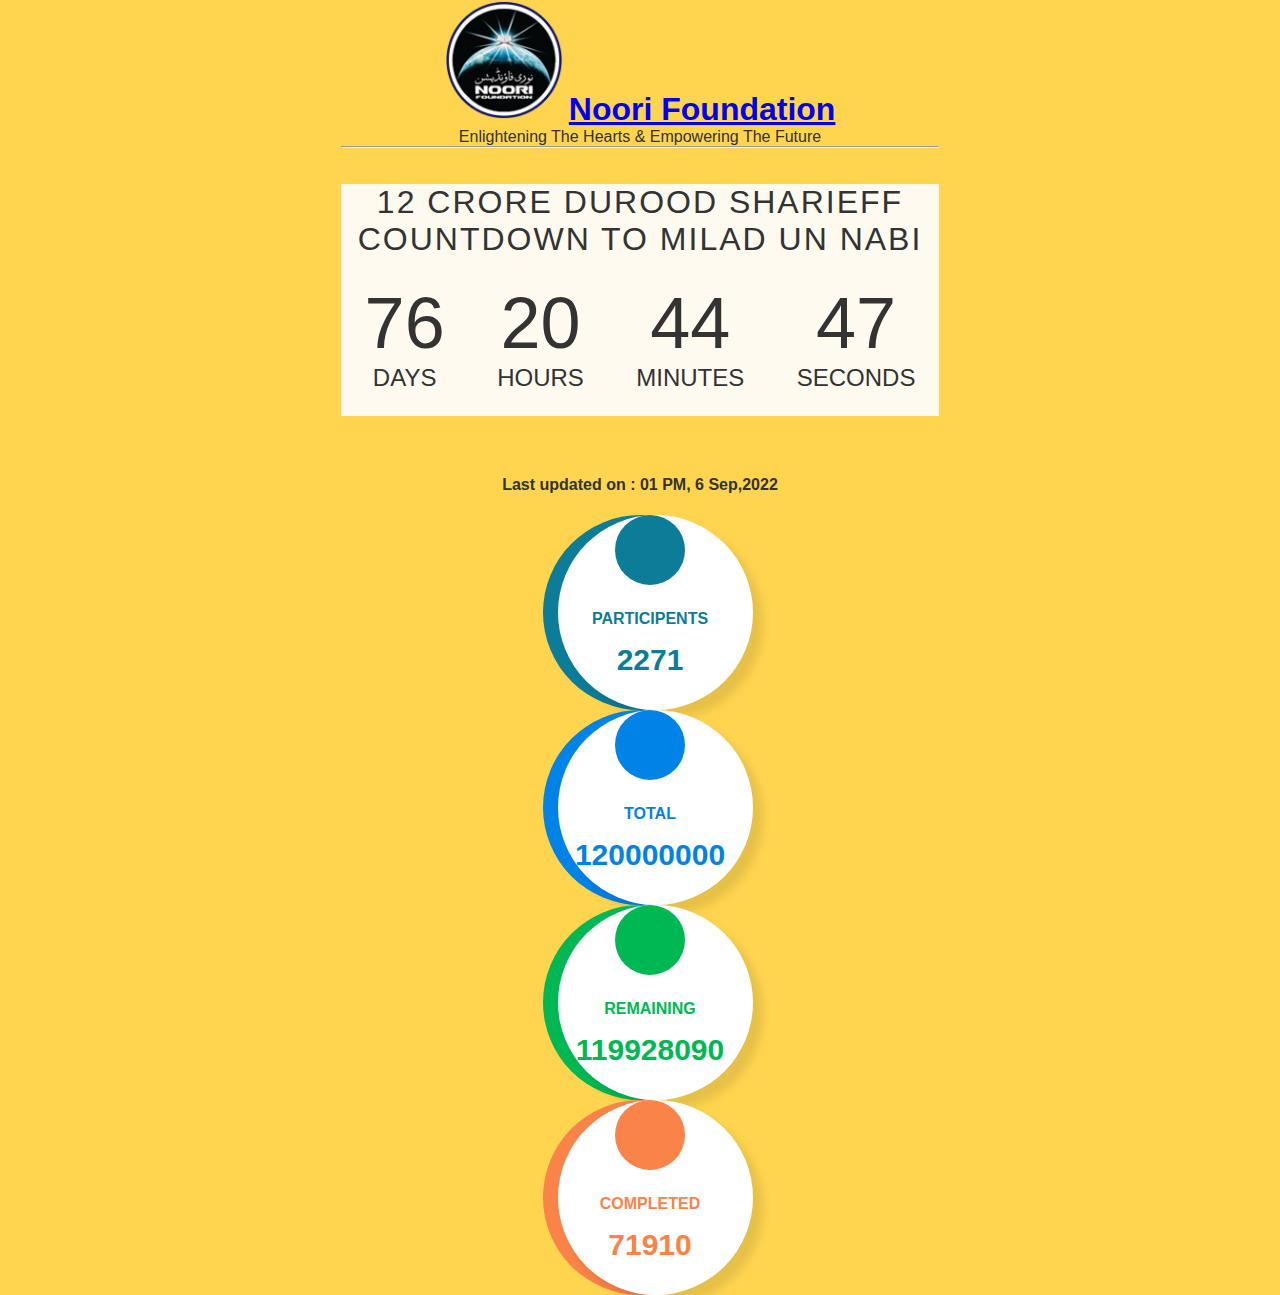
<file: index.html>
<!DOCTYPE html>
<html lang="en">
<head>
    <meta charset="UTF-8">
    <meta http-equiv="X-UA-Compatible" content="IE=edge">
    <meta name="viewport" content="width=device-width, initial-scale=1.0">
    <title>Document</title>
<link href="https://cdn.jsdelivr.net/npm/bootstrap@5.2.0/dist/css/bootstrap.min.css" rel="stylesheet" integrity="sha384-gH2yIJqKdNHPEq0n4Mqa/HGKIhSkIHeL5AyhkYV8i59U5AR6csBvApHHNl/vI1Bx" crossorigin="anonymous">
<link rel="stylesheet" href="https://cdnjs.cloudflare.com/ajax/libs/font-awesome/6.2.0/css/all.min.css" integrity="sha512-xh6O/CkQoPOWDdYTDqeRdPCVd1SpvCA9XXcUnZS2FmJNp1coAFzvtCN9BmamE+4aHK8yyUHUSCcJHgXloTyT2A==" crossorigin="anonymous" referrerpolicy="no-referrer" />
<link rel="stylesheet" href="./countdown.css">
<link rel="stylesheet" href="./countdown1.css">
</head>
<body>

   
    <div class="container">
        <div class="row">
            <div class="col-md-12 col-sm-12">
                
                <nav class="navbar">
                    <div class="logo">
                        <img class="navbar-brand" src="./logo.png" alt="">
                    <a class="navbar-brand logoText" href="#">Noori Foundation</a>
                    <p>Enlightening The Hearts & Empowering The Future</p>
                    </div>

                   
                  </nav>
            
                  
            </div>
        </div>
        <hr>
        
    <div class="row">
        <div class="col-md-12 col-sm-12 first">
            
                <h1 class="pt-5">12 Crore durood sharieff</h1>
        
                <h1 id="headline">Countdown to Milad Un Nabi</h1>
                <div id="countdown">
                  <ul style="padding:0%">
                    <li><span id="days"></span>days</li>
                    <li><span id="hours"></span>Hours</li>
                    <li><span id="minutes"></span>Minutes</li>
                    <li><span id="seconds"></span>Seconds</li>
                  </ul>
                </div>
        
              
        </div>
    </div>
    <div class="row">
        <h4  style="margin-bottom: revert;">Last updated on : 01 PM, 6 Sep,2022</h4>
        <div class="col-md-3 col-sm-6">
            <div class="counter">
                <div class="counter-icon"><i class="fa fa-globe"></i></div>
                <h3>Participents</h3>
                <span class="counter-value">2271</span>
            </div>
        </div>
        <div class="col-md-3 col-sm-6">
            <div class="counter blue">
                <div class="counter-icon"><i class="fa fa-rocket"></i></div>    
                <h3>Total</h3>
                <span class="counter-value">120000000</span>
            </div>
        </div>
        <div class="col-md-3 col-sm-6">
            <div class="counter green">
                <div class="counter-icon"><i class="fa fa-globe"></i></div>
                <h3>Remaining</h3>
                <span class="counter-value">119928090</span>
            </div>
        </div>
        <div class="col-md-3 col-sm-6">
            <div class="counter orange">
                <div class="counter-icon"><i class="fa fa-rocket"></i></div>    
                <h3>Completed</h3>
                <span class="counter-value">71910</span>
            </div>
        </div>
    </div>
</div>
<!-- <div class="container">
    
</div> -->

<script src="https://cdnjs.cloudflare.com/ajax/libs/jquery/3.6.1/jquery.min.js" integrity="sha512-aVKKRRi/Q/YV+4mjoKBsE4x3H+BkegoM/em46NNlCqNTmUYADjBbeNefNxYV7giUp0VxICtqdrbqU7iVaeZNXA==" crossorigin="anonymous" referrerpolicy="no-referrer"></script>

<!-- <script src="https://code.jquery.com/jquery-3.2.1.slim.min.js" integrity="sha384-KJ3o2DKtIkvYIK3UENzmM7KCkRr/rE9/Qpg6aAZGJwFDMVNA/GpGFF93hXpG5KkN" crossorigin="anonymous"></script> -->
<script src="https://cdn.jsdelivr.net/npm/popper.js@1.12.9/dist/umd/popper.min.js" integrity="sha384-ApNbgh9B+Y1QKtv3Rn7W3mgPxhU9K/ScQsAP7hUibX39j7fakFPskvXusvfa0b4Q" crossorigin="anonymous"></script>
<script src="https://cdn.jsdelivr.net/npm/bootstrap@4.0.0/dist/js/bootstrap.min.js" integrity="sha384-JZR6Spejh4U02d8jOt6vLEHfe/JQGiRRSQQxSfFWpi1MquVdAyjUar5+76PVCmYl" crossorigin="anonymous"></script>
<script src="./countdown1.js"></script>
<script src="./countdown.js"></script>

</body>
</html>
</file>
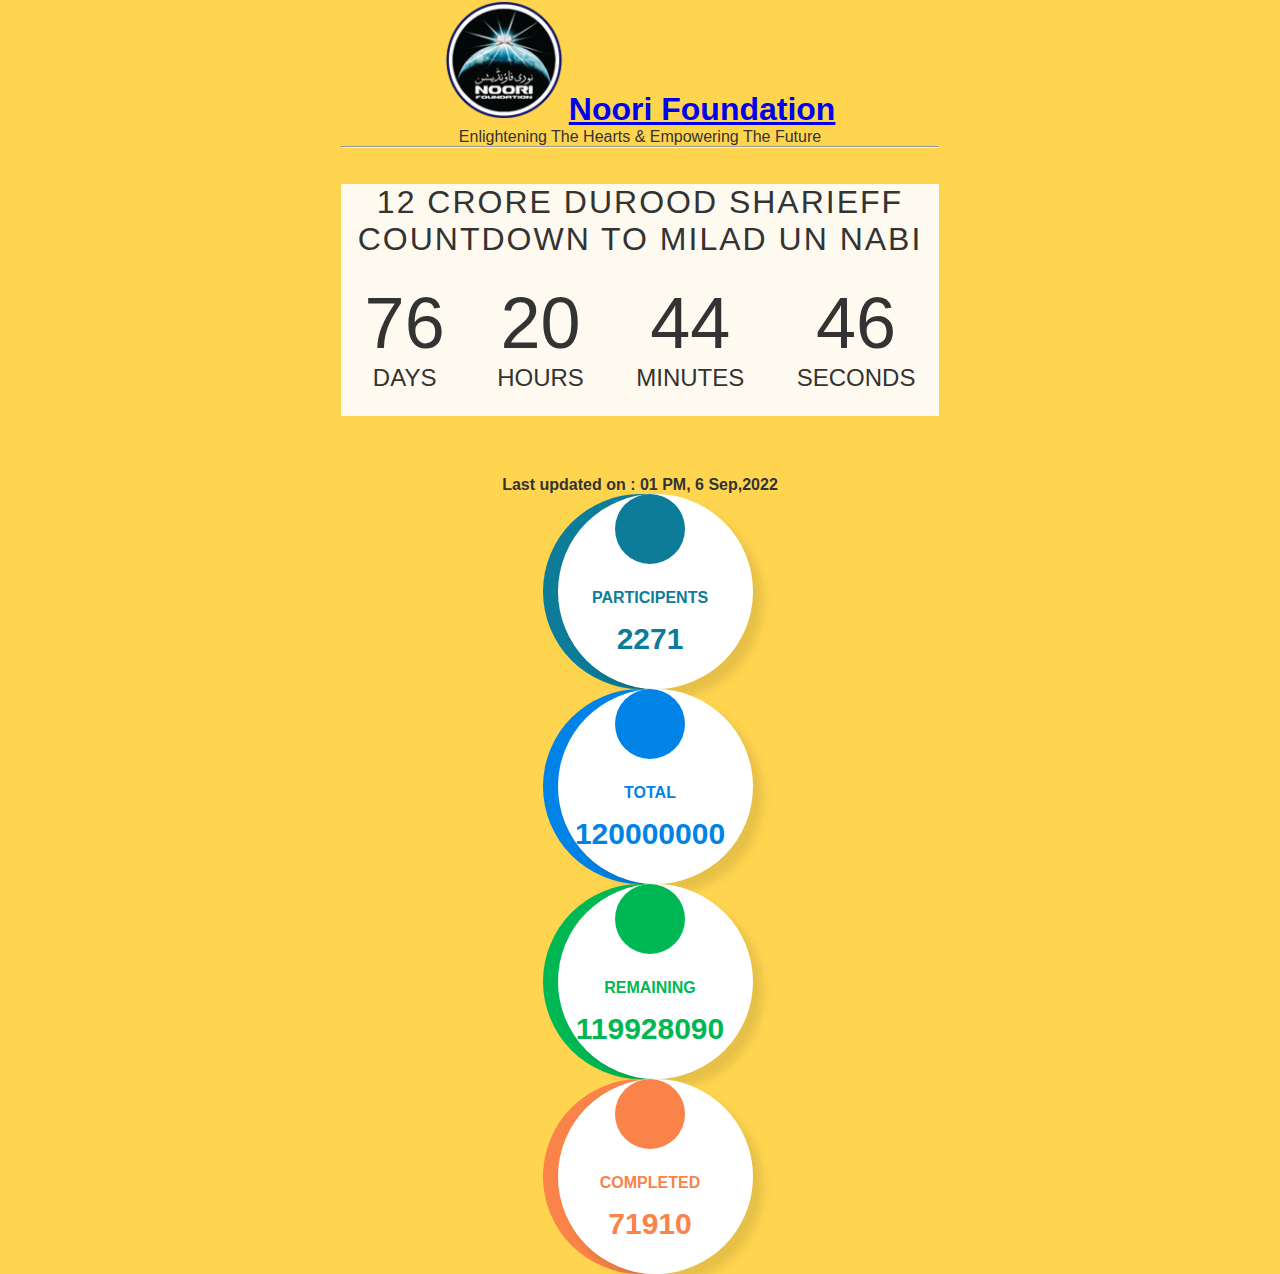
<file: countdown.html>
<!DOCTYPE html>
<html lang="en">
<head>
    <meta charset="UTF-8">
    <meta http-equiv="X-UA-Compatible" content="IE=edge">
    <meta name="viewport" content="width=device-width, initial-scale=1.0">
    <title>Document</title>
<link href="https://cdn.jsdelivr.net/npm/bootstrap@5.2.0/dist/css/bootstrap.min.css" rel="stylesheet" integrity="sha384-gH2yIJqKdNHPEq0n4Mqa/HGKIhSkIHeL5AyhkYV8i59U5AR6csBvApHHNl/vI1Bx" crossorigin="anonymous">
<link rel="stylesheet" href="https://cdnjs.cloudflare.com/ajax/libs/font-awesome/6.2.0/css/all.min.css" integrity="sha512-xh6O/CkQoPOWDdYTDqeRdPCVd1SpvCA9XXcUnZS2FmJNp1coAFzvtCN9BmamE+4aHK8yyUHUSCcJHgXloTyT2A==" crossorigin="anonymous" referrerpolicy="no-referrer" />
<link rel="stylesheet" href="./countdown.css">
<link rel="stylesheet" href="./countdown1.css">
</head>
<body>

   
    <div class="container">
        <div class="row">
            <div class="col-md-12 col-sm-12">
                
                <nav class="navbar">
                    <div class="logo">
                        <img class="navbar-brand" src="./logo.png" alt="">
                    <a class="navbar-brand logoText" href="#">Noori Foundation</a>
                    <p>Enlightening The Hearts & Empowering The Future</p>
                    </div>

                   
                  </nav>
            
                  
            </div>
        </div>
        <hr>
        
    <div class="row">
        <div class="col-md-12 col-sm-12 first">
            
                <h1 class="pt-5">12 Crore durood sharieff</h1>
        
                <h1 id="headline">Countdown to Milad Un Nabi</h1>
                <div id="countdown">
                  <ul>
                    <li><span id="days"></span>days</li>
                    <li><span id="hours"></span>Hours</li>
                    <li><span id="minutes"></span>Minutes</li>
                    <li><span id="seconds"></span>Seconds</li>
                  </ul>
                </div>
        
              
        </div>
    </div>
    <div class="row">
        <h4 class="m-3">Last updated on : 01 PM, 6 Sep,2022</h4>
        <div class="col-md-3 col-sm-6">
            <div class="counter">
                <div class="counter-icon"><i class="fa fa-globe"></i></div>
                <h3>Participents</h3>
                <span class="counter-value">2271</span>
            </div>
        </div>
        <div class="col-md-3 col-sm-6">
            <div class="counter blue">
                <div class="counter-icon"><i class="fa fa-rocket"></i></div>    
                <h3>Total</h3>
                <span class="counter-value">120000000</span>
            </div>
        </div>
        <div class="col-md-3 col-sm-6">
            <div class="counter green">
                <div class="counter-icon"><i class="fa fa-globe"></i></div>
                <h3>Remaining</h3>
                <span class="counter-value">119928090</span>
            </div>
        </div>
        <div class="col-md-3 col-sm-6">
            <div class="counter orange">
                <div class="counter-icon"><i class="fa fa-rocket"></i></div>    
                <h3>Completed</h3>
                <span class="counter-value">71910</span>
            </div>
        </div>
    </div>
</div>
<!-- <div class="container">
    
</div> -->

<script src="https://cdnjs.cloudflare.com/ajax/libs/jquery/3.6.1/jquery.min.js" integrity="sha512-aVKKRRi/Q/YV+4mjoKBsE4x3H+BkegoM/em46NNlCqNTmUYADjBbeNefNxYV7giUp0VxICtqdrbqU7iVaeZNXA==" crossorigin="anonymous" referrerpolicy="no-referrer"></script>

<!-- <script src="https://code.jquery.com/jquery-3.2.1.slim.min.js" integrity="sha384-KJ3o2DKtIkvYIK3UENzmM7KCkRr/rE9/Qpg6aAZGJwFDMVNA/GpGFF93hXpG5KkN" crossorigin="anonymous"></script> -->
<script src="https://cdn.jsdelivr.net/npm/popper.js@1.12.9/dist/umd/popper.min.js" integrity="sha384-ApNbgh9B+Y1QKtv3Rn7W3mgPxhU9K/ScQsAP7hUibX39j7fakFPskvXusvfa0b4Q" crossorigin="anonymous"></script>
<script src="https://cdn.jsdelivr.net/npm/bootstrap@4.0.0/dist/js/bootstrap.min.js" integrity="sha384-JZR6Spejh4U02d8jOt6vLEHfe/JQGiRRSQQxSfFWpi1MquVdAyjUar5+76PVCmYl" crossorigin="anonymous"></script>
<script src="./countdown1.js"></script>
<script src="./countdown.js"></script>

</body>
</html>
</file>
<file: countdown.css>
:root{  --main-color: #0c7c99; }
.counter{
    color: var(--main-color);
    background: var(--main-color);
    font-family: 'Poppins', sans-serif;
    text-align: center;
    width: 195px;
    height: 195px;
    padding: 0 0 20px 20px;
    margin: 0 auto;
    border-radius: 100px 100px;
    position: relative;
    z-index: 1;
}
.counter:before{
    content: "";
    background: #fff;
    width: 100%;
    height: 100%;
    border-radius: 100px 100px;
    box-shadow: 10px 10px 10px rgb(0,0,0,0.1);
    position: absolute;
    top: 0;
    left: 15px;
    z-index: -1;
}
.counter .counter-icon{
    color:#fff;
    background: var(--main-color);
    font-size: 30px;
    line-height: 70px;
    width: 70px;
    height: 70px;
    margin: 0 auto 25px;
    border-radius: 50px;
}
.counter h3{
    font-size: 16px;
    font-weight: 600;
    text-transform: uppercase;
    margin: 0 0 15px;
}
.counter .counter-value{
    font-size: 30px;
    font-weight: 600;
}
.counter.blue{ --main-color: #0083E7; }
.counter.green{ --main-color: #00B853; }
.counter.orange{ --main-color: #f98348; }

.navbar-brand{
    width: 20%;
}
.logoText{
    font-size: xx-large;
    font-weight: 900;
}
.first{
    background-color: floralwhite;
    margin-bottom: 10%;
    margin-top: 6%;
}
ul{
    padding: 0% !important;
}
@media screen and (max-width:990px){
    .counter{ margin-bottom: 40px; }
}   
@media(max-width:570px){
    /* .container{ margin-top: 115% !important; } */
    .navbar-brand{
        width: 20% !important;
    }
}
</file>
<file: countdown1.css>
/* general styling */
:root {
    --smaller: .75;
  }
  
  * {
    box-sizing: border-box;
    margin: 0;
    padding: 0;
  }
  
  html, body {
    height: 100%;
    margin: 0;
  }
  
  body {
    align-items: center;
    background-color: #ffd54f;
    display: flex;
    font-family: -apple-system, 
      BlinkMacSystemFont, 
      "Segoe UI", 
      Roboto, 
      Oxygen-Sans, 
      Ubuntu, 
      Cantarell, 
      "Helvetica Neue", 
      sans-serif;
  }
  
  .container {
    color: #333;
    margin: 0 auto;
    text-align: center;
    margin-top: auto;
  }
  
  h1 {
    font-weight: normal;
    letter-spacing: .125rem;
    text-transform: uppercase;
  }
  
  li {
    display: inline-block;
    font-size: 1.5em;
    list-style-type: none;
    padding: 1em;
    text-transform: uppercase;
  }
  
  li span {
    display: block;
    font-size: 4.5rem;
  }
  
  .emoji {
    display: none;
    padding: 1rem;
  }
  
  .emoji span {
    font-size: 4rem;
    padding: 0 .5rem;
  }
  
  @media all and (max-width: 768px) {
    h1 {
      font-size: calc(1.5rem * var(--smaller));
    }
    
    li {
      font-size: calc(1.125rem * var(--smaller));
    }
    
    li span {
      font-size: calc(3.375rem * var(--smaller));
    }
  }
</file>
